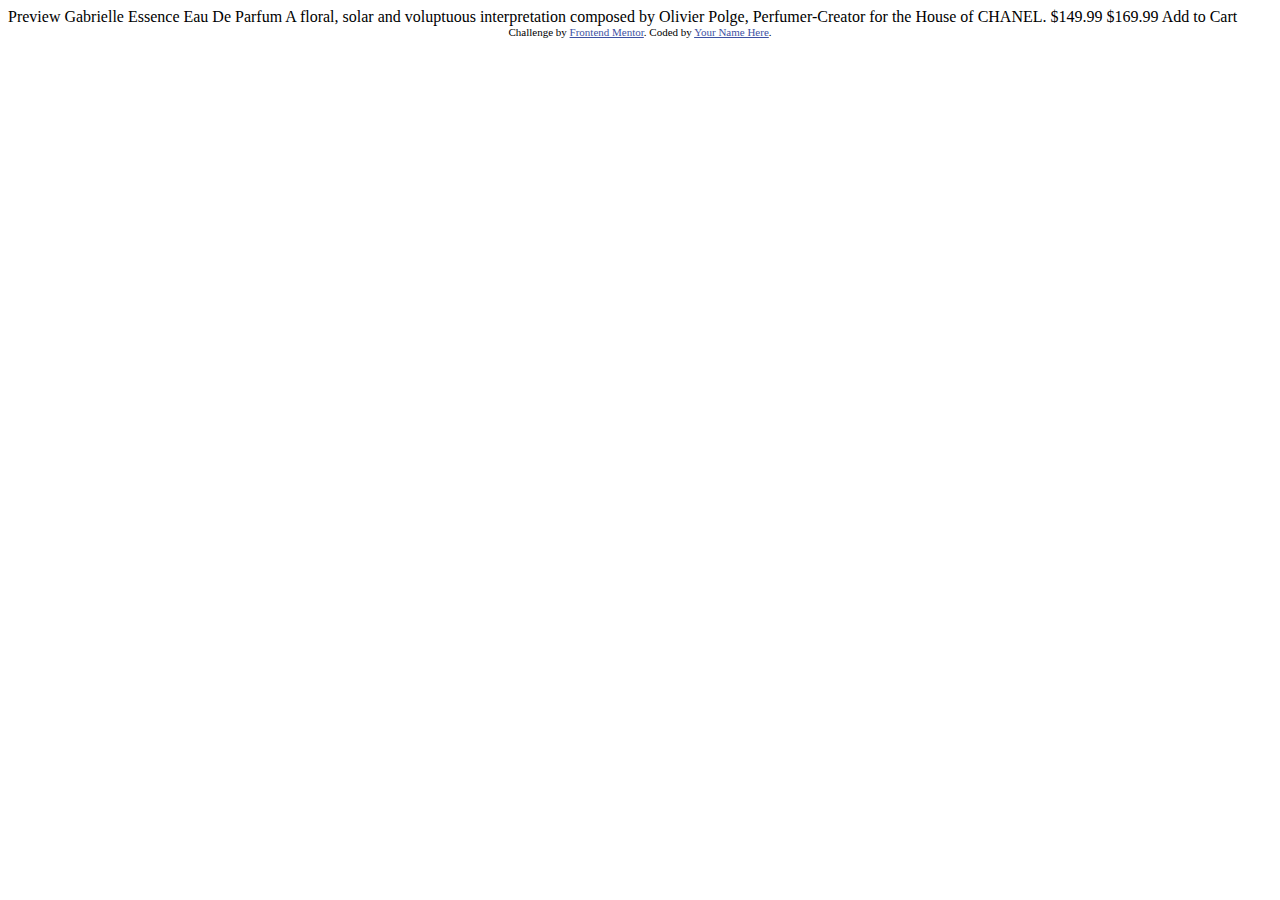
<file: product-preview-card-component-main/index.html>
<!DOCTYPE html>
<html lang="en">
<head>
  <meta charset="UTF-8">
  <meta name="viewport" content="width=device-width, initial-scale=1.0"> <!-- displays site properly based on user's device -->

  <link rel="icon" type="image/png" sizes="32x32" href="./images/favicon-32x32.png">
  
  <title>Frontend Mentor | Product preview card component</title>

  <!-- Feel free to remove these styles or customise in your own stylesheet 👍 -->
  <style>
    .attribution { font-size: 11px; text-align: center; }
    .attribution a { color: hsl(228, 45%, 44%); }
  </style>
</head>
<body>

  Preview

  Gabrielle Essence Eau De Parfum

  A floral, solar and voluptuous interpretation composed by Olivier Polge, 
  Perfumer-Creator for the House of CHANEL.

  $149.99
  $169.99

  Add to Cart
  
  <div class="attribution">
    Challenge by <a href="https://www.frontendmentor.io?ref=challenge" target="_blank">Frontend Mentor</a>. 
    Coded by <a href="#">Your Name Here</a>.
  </div>
</body>
</html>
</file>
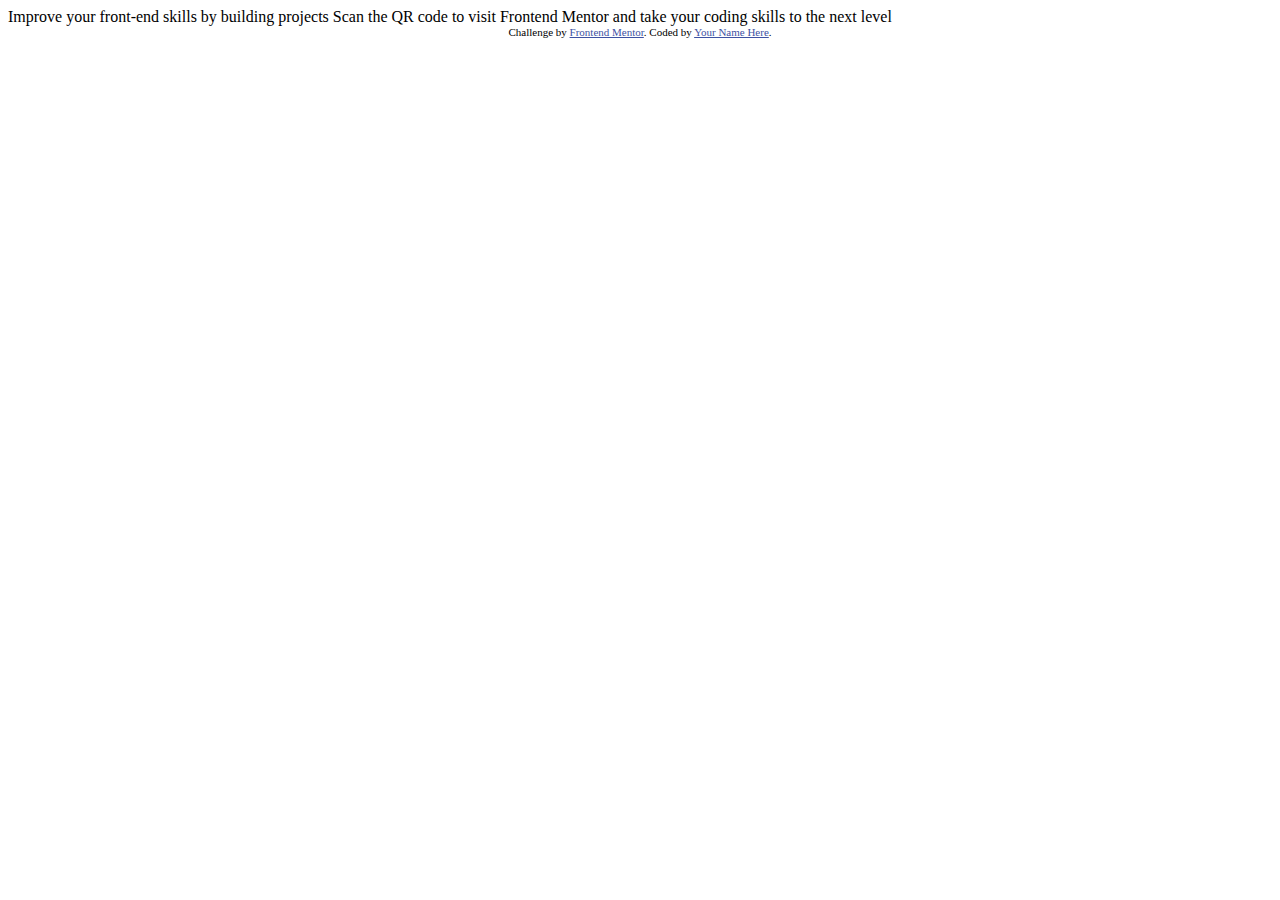
<file: qr-code-component-main/index.html>
<!DOCTYPE html>
<html lang="en">
<head>
  <meta charset="UTF-8">
  <meta name="viewport" content="width=device-width, initial-scale=1.0"> <!-- displays site properly based on user's device -->

  <link rel="icon" type="image/png" sizes="32x32" href="./images/favicon-32x32.png">
  
  <title>Frontend Mentor | QR code component</title>

  <!-- Feel free to remove these styles or customise in your own stylesheet 👍 -->
  <style>
    .attribution { font-size: 11px; text-align: center; }
    .attribution a { color: hsl(228, 45%, 44%); }
  </style>
</head>
<body>

  Improve your front-end skills by building projects

  Scan the QR code to visit Frontend Mentor and take your coding skills to the next level
  
  <div class="attribution">
    Challenge by <a href="https://www.frontendmentor.io?ref=challenge" target="_blank">Frontend Mentor</a>. 
    Coded by <a href="#">Your Name Here</a>.
  </div>
</body>
</html>
</file>
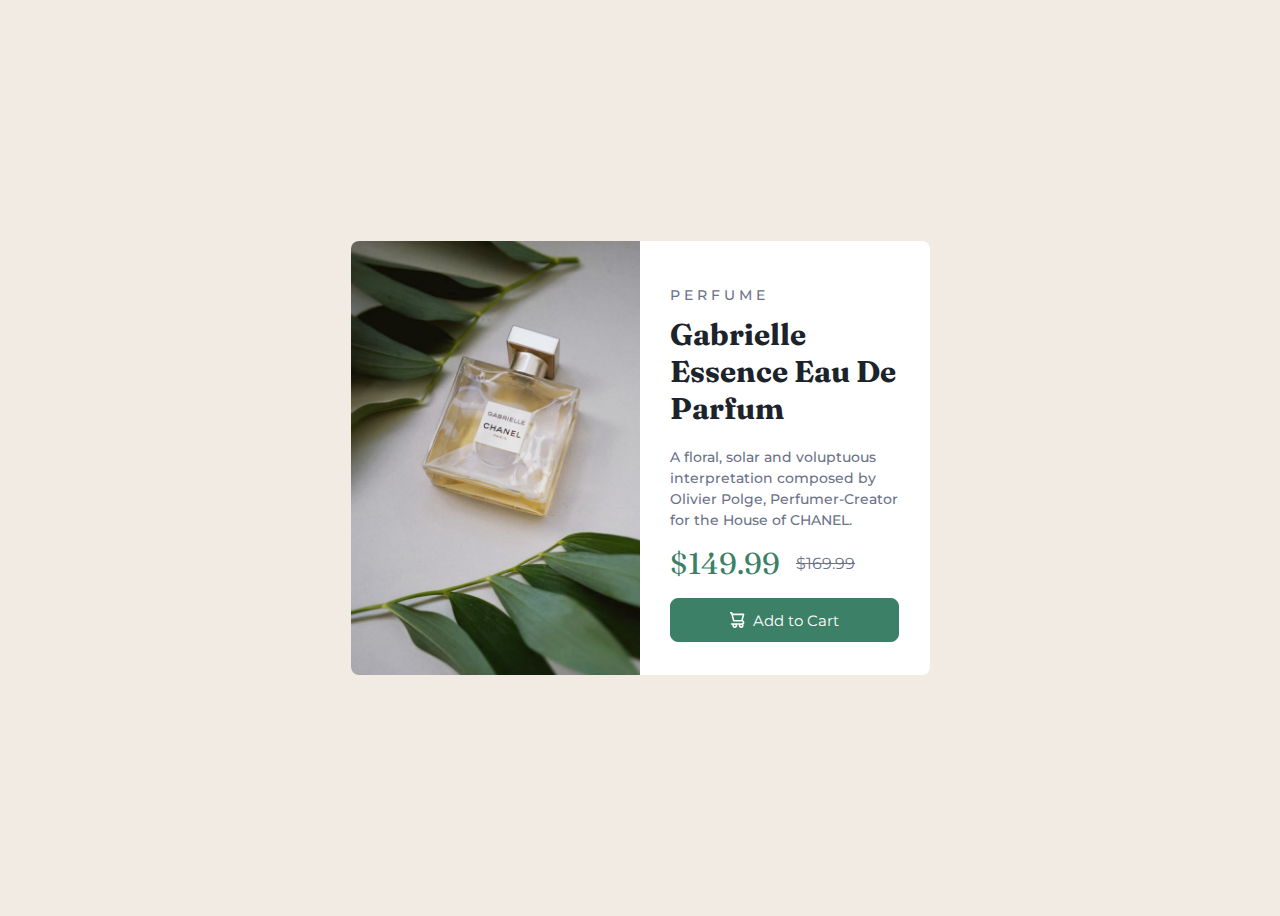
<file: product-preview-card-component-main/app/src/index.html>
<!DOCTYPE html>
<html lang="en">
    <head>
        <meta charset="UTF-8" />
        <meta http-equiv="X-UA-Compatible" content="IE=edge" />
        <meta name="viewport" content="width=device-width, initial-scale=1.0" />
        <title>Product preview card</title>
        <link rel="stylesheet" href="./assets/styles/index.css" />
        <link
            rel="icon"
            type="image/png"
            href="./assets/img/favicon-32x32.png"
        />
    </head>
    <body class="container">
        <article class="card">
            <picture>
                <source
                    srcset="./assets/img/image-product-desktop.jpg"
                    media="(min-width: 375px)"
                />
                <img
                    class="img"
                    src="./assets/img/image-product-mobile.jpg"
                    alt="CHANEL"
                />
            </picture>
            <div class="description">
                <p class="category">PERFUME</p>
                <h1 class="title">Gabrielle Essence Eau De Parfum</h1>
                <p class="descText">
                    A floral, solar and voluptuous interpretation composed by
                    Olivier Polge, Perfumer-Creator for the House of CHANEL.
                </p>
                <div class="amount">
                    <span class="price">$149.99</span>
                    <span class="discount">$169.99</span>
                </div>
                <button class="cart">
                    <img src="./assets/img/icon-cart.svg" alt="cart" />
                    <span class="cart-text">Add to Cart</span>
                </button>
            </div>
        </article>
    </body>
</html>
</file>
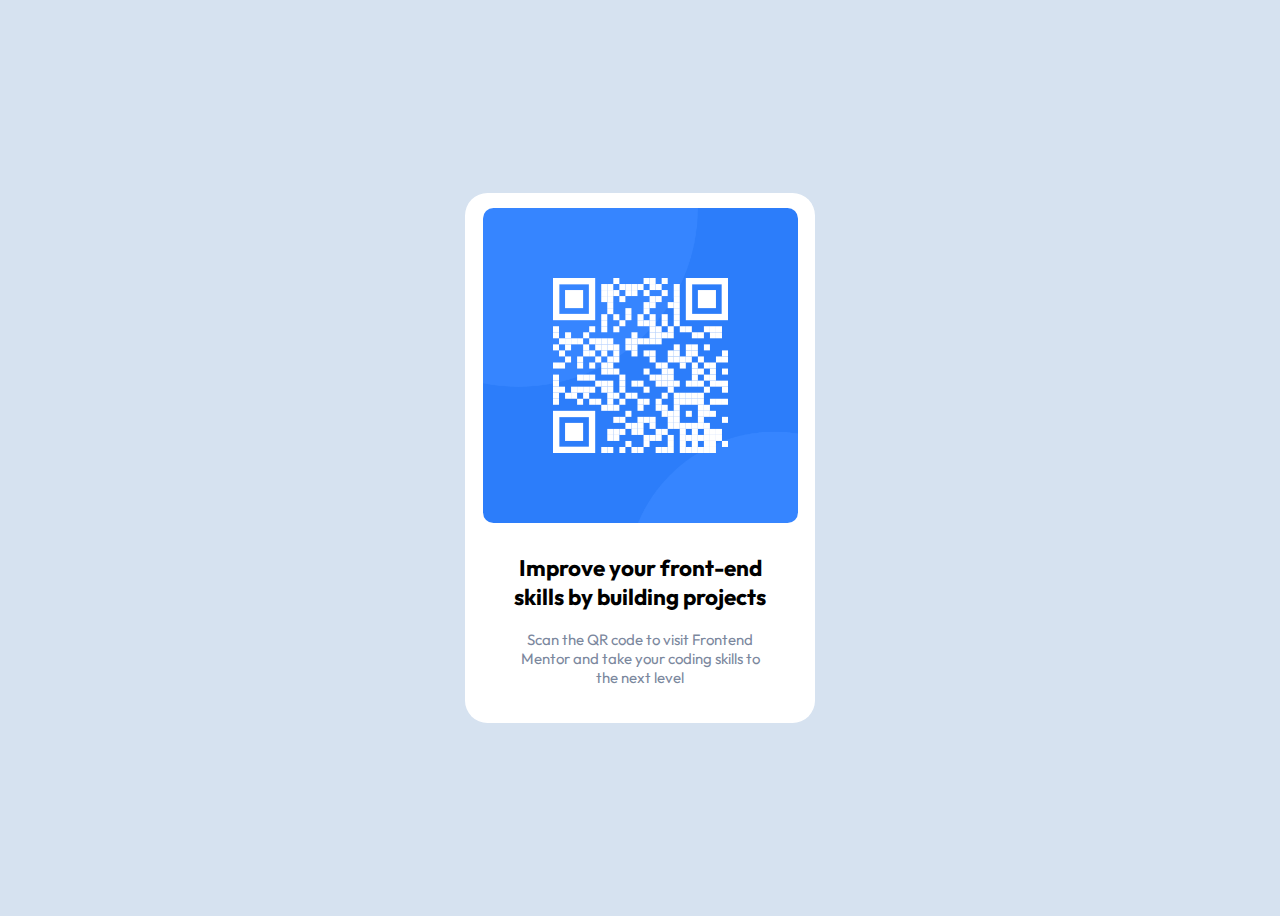
<file: qr-code-component-main/app/src/index.html>
<!DOCTYPE html>
<html lang="en">
    <head>
        <meta charset="UTF-8" />
        <meta http-equiv="X-UA-Compatible" content="IE=edge" />
        <meta name="viewport" content="width=device-width, initial-scale=1.0" />
        <title>QR Component</title>
        <link rel="stylesheet" href="./assets/styles/index.css" />
        <link
            rel="icon"
            type="image/png"
            href="./assets/img/favicon-32x32.png"
        />
    </head>

    <body class="container">
        <div class="card">
            <img src="./assets/img/image-qr-code.png" alt="QR" />
            <div id="text">
                <h2>Improve your front-end skills by building projects</h2>
                <span>
                    Scan the QR code to visit Frontend Mentor and take your
                    coding skills to the next level
                </span>
            </div>
        </div>
    </body>
</html>
</file>
<file: product-preview-card-component-main/app/src/assets/styles/index.css>
@import url('https://fonts.googleapis.com/css2?family=Montserrat:wght@500;700&family=Outfit:wght@400;700&display=swap');
@import url('https://fonts.googleapis.com/css2?family=Fraunces:opsz,wght@9..144,700&family=Montserrat:wght@500;700&family=Outfit:wght@400;700&display=swap');

:root {
    --darkCyan: hsl(158, 36%, 37%);
    --cream: hsl(30, 38%, 92%);
    --veryDarkBlue: hsl(212, 21%, 14%);
    --darkGraishBlue: hsl(228, 12%, 48%);
    --white: hsl(0, 0%, 100%);
    --fontSize: 14px;
    --montserrat: Montserrat;
    --fraunces: Fraunces;
}

body {
    background-color: var(--cream);
    height: 100vh;
}

.container {
    display: grid;
    place-items: center;
}

.card {
    background-color: var(--white);
    border-radius: 0.5rem;
    width: 324px;
    height: 630px;
}

.img {
    max-width: 100%;
    display: block;
    border-radius: 0.5rem 0.5rem 0 0;
}

.description {
    padding: 1rem;
}

.category {
    font-family: var(--montserrat);
    letter-spacing: 4px;
    font-size: var(--fontSize);
    color: var(--darkGraishBlue);
    font-weight: 500;
    line-height: 1;
}

.title {
    font-family: var(--fraunces);
    color: var(--veryDarkBlue);
    font-size: 30px;
    margin-top: 0px;
}

.descText {
    font-size: var(--fontSize);
    color: var(--darkGraishBlue);
    font-family: var(--montserrat);
    font-weight: 500;
    line-height: 1.5;
}

.amount {
    display: flex;
    align-items: center;
}

.price {
    font-size: 30px;
    color: var(--darkCyan);
    font-family: var(--fraunces);
}

.discount {
    color: var(--darkGraishBlue);
    padding: 0 1rem;
    text-decoration: line-through;
    font-family: var(--montserrat);
}

.cart {
    display: flex;
    flex-direction: row;
    align-items: center;
    justify-content: center;
    width: 100%;
    border-radius: 0.5rem;
    color: var(--white);
    background-color: var(--darkCyan);
    margin-top: 1rem;
    padding: 0.7rem;
    border: 1px solid var(--darkCyan);
}

.cart-text {
    padding-left: 0.5rem;
    font-family: var(--montserrat);
    font-size: 15px;
}

@media screen and (min-width: 375px) {
    .container {
        display: grid;
        place-items: center;
        grid-auto-flow: column;
    }
    .card {
        display: grid;
        grid-auto-flow: column;
        place-items: center;
        width: 579px;
        height: 433.8px;
    }
    .description {
        padding: 1.9rem;
        width: 229px;
    }
    .img {
        border-radius: 0.5rem 0 0 0.5rem;
    }
}
</file>
<file: qr-code-component-main/app/src/assets/styles/index.css>
@import url('https://fonts.googleapis.com/css2?family=Outfit:wght@400;700&display=swap');

:root {
    --white: hsl(0, 0%, 100%);
    --lightGray: hsl(212, 45%, 89%);
    --grayishBlue: hsl(220, 15%, 55%);
    --darkBlue: hsl(218, 44%, 22%);
    --fontSize: 15px;
    font-family: outfit;
    font-size: var(--fontSize);
}

@media screen and (max-width: 375px) {
    .card {
        background-color: var(--white);
        border-radius: 1.5rem;
        width: 300px;
        height: 530px;
    }
}

@media screen and (min-width: 375px) {
    .card {
        background-color: var(--white);
        border-radius: 1.5rem;
        width: 350px;
        height: 530px;
    }
}

body {
    background-color: var(--lightGray);
    height: 100vh;
}

.container {
    display: flex;
    justify-content: center;
    align-items: center;
}

img {
    max-width: 90%;
    display: block;
    border-radius: 0.7rem;
    margin: 1rem auto;
}

#text {
    text-align: center;
    margin: 2rem 1.1rem;
    padding: 0 2rem;
}

#text > h1 {
    color: var(--darkBlue);
    display: inline-block;
    word-wrap: break-word;
}

#text > span {
    color: var(--grayishBlue);
    display: inline-block;
    word-wrap: break-word;
}
</file>
